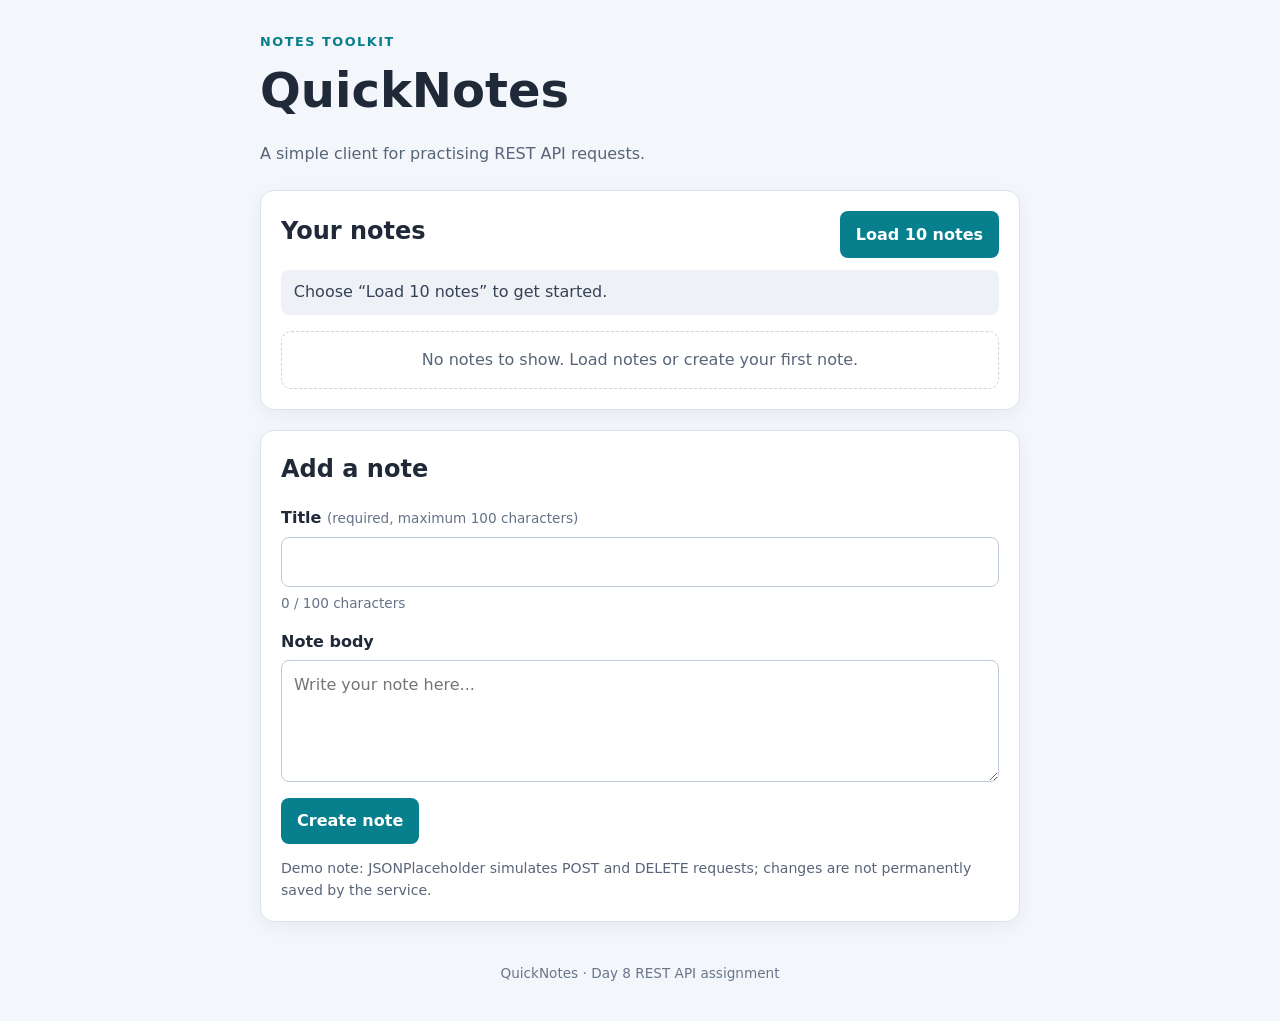
<file: index.html>
<!DOCTYPE html>
<html lang="en">
<head>
  <meta charset="UTF-8">
  <meta name="viewport" content="width=device-width, initial-scale=1.0">
  <meta name="description" content="QuickNotes REST API client for loading, creating, and deleting notes.">
  <title>QuickNotes API Client</title>
  <link rel="stylesheet" href="style.css">
  <script src="api.js" defer></script>
</head>
<body>
  <main class="container">
    <header class="page-header">
      <p class="eyebrow">Notes Toolkit</p>
      <h1>QuickNotes</h1>
      <p class="intro">A simple client for practising REST API requests.</p>
    </header>

    <section class="panel" aria-labelledby="notes-heading">
      <div class="section-heading">
        <h2 id="notes-heading">Your notes</h2>
        <button id="load-btn" type="button">Load 10 notes</button>
      </div>
      <p id="status" class="status" role="status" aria-live="polite">Choose “Load 10 notes” to get started.</p>
      <ul id="notes-list" aria-label="Notes list"></ul>
    </section>

    <section class="panel" aria-labelledby="add-heading">
      <h2 id="add-heading">Add a note</h2>
      <form id="note-form">
        <div class="field">
          <label for="title-input">Title <span>(required, maximum 100 characters)</span></label>
          <input id="title-input" name="title" type="text" maxlength="100" required>
          <small id="title-count">0 / 100 characters</small>
        </div>
        <div class="field">
          <label for="body-input">Note body</label>
          <textarea id="body-input" name="body" rows="4" placeholder="Write your note here..."></textarea>
        </div>
        <button id="submit-btn" type="submit">Create note</button>
      </form>
      <p class="hint">Demo note: JSONPlaceholder simulates POST and DELETE requests; changes are not permanently saved by the service.</p>
    </section>
    <footer><p>QuickNotes · Day 8 REST API assignment</p></footer>
  </main>
</body>
</html>
</file>
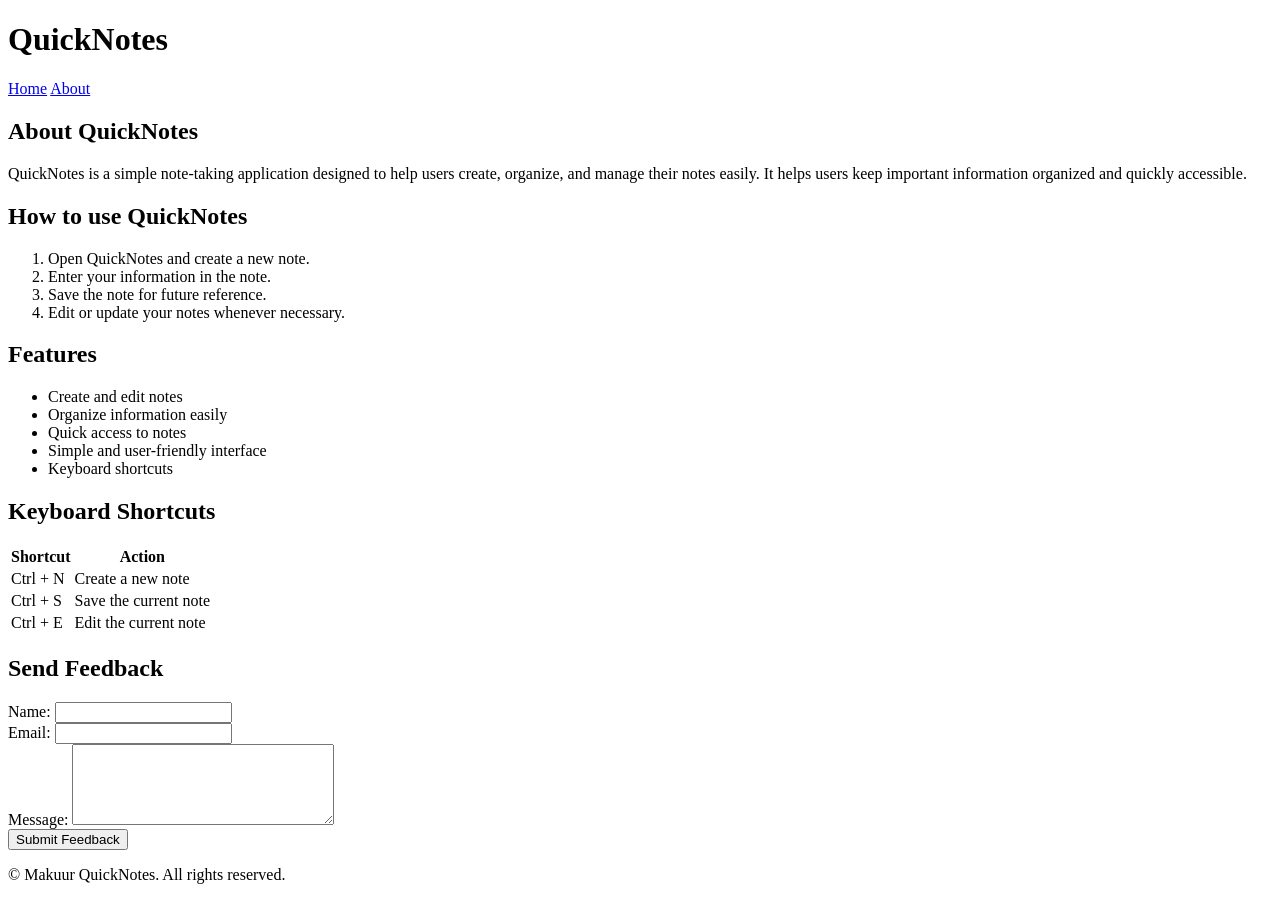
<file: Day1 Index.html>
<!DOCTYPE html>
<html lang="en">
<head>
    <meta charset="UTF-8">
    <meta name="viewport" content="width=device-width, initial-scale=1.0">
    <title> Home QuickNotes</title>
</head>
<body>

    <header class="My-header-about-quickNotes" id="My-header-about-quickNotes-id">
        <h1 class="My-quickNotes-header1" id="My-quicknotes-header1">QuickNotes</h1>

        <nav>
            <a href="Day1 Index.html">Home</a>
            <a href="Day1About.html">About</a>
        </nav>
    </header>

    <main>

        <h2 class="My-about-quicknotes-header2" id="My-about-quicknotes-header2">About QuickNotes</h2>

        <p class="My-paragraph-quickNotes-About" id="My-paragraph-quickNotes-about-id">
            QuickNotes is a simple note-taking application designed to help
            users create, organize, and manage their notes easily. It helps
            users keep important information organized and quickly accessible.
        </p>

        <section>
            <h2 class="My-how-to-use-quicknotes-header2" id="My-how-to-use-quicknotes-header2">How to use QuickNotes</h2>

            <ol>
                <li>Open QuickNotes and create a new note.</li>
                <li>Enter your information in the note.</li>
                <li>Save the note for future reference.</li>
                <li>Edit or update your notes whenever necessary.</li>
            </ol>
        </section>

        <section>
            <h2 class="My-quicknotes-header2" id="My-quicknotes-id-header2">Features</h2>

            <ul>
                <li>Create and edit notes</li>
                <li>Organize information easily</li>
                <li>Quick access to notes</li>
                <li>Simple and user-friendly interface</li>
                <li>Keyboard shortcuts</li>
            </ul>
        </section>

        <section>
            <h2 class="My-keyboard-shortcuts-header2" id="My-keyboard-shortcuts-header2">Keyboard Shortcuts</h2>

            <table>
                    <tr>
                        <th>Shortcut</th>
                        <th>Action</th>
                    </tr>

                    <tr>
                        <td>Ctrl + N</td>
                        <td>Create a new note</td>
                    </tr>

                    <tr>
                        <td>Ctrl + S</td>
                        <td>Save the current note</td>
                    </tr>

                    <tr>
                        <td>Ctrl + E</td>
                        <td>Edit the current note</td>
                    </tr>
            </table>
        </section>

        <section>
            <h2 class="My-send-feedback-header2" id="My-send-feedback-header2">Send Feedback</h2>

            <form action="#" method="post">

                <div>
                    <label for="name">Name:</label>
                    <input type="text" id="name" name="name" required>
                </div>

                <div>
                    <label for="email">Email:</label>
                    <input type="email" id="email" name="email" required>
                </div>

                <div>
                    <label for="message">Message:</label>
                    <textarea id="message" name="message" rows="5" cols="30" required></textarea>
                </div>

                <button type="submit">Submit Feedback</button>

            </form>
        </section>

    </main>

    <footer>
        <p class="My-footer-paragraph" id="My-footer-paragraph">&copy; Makuur QuickNotes. All rights reserved.</p>                                                                                                                                            
    </footer>

</body>
</html>
</file>
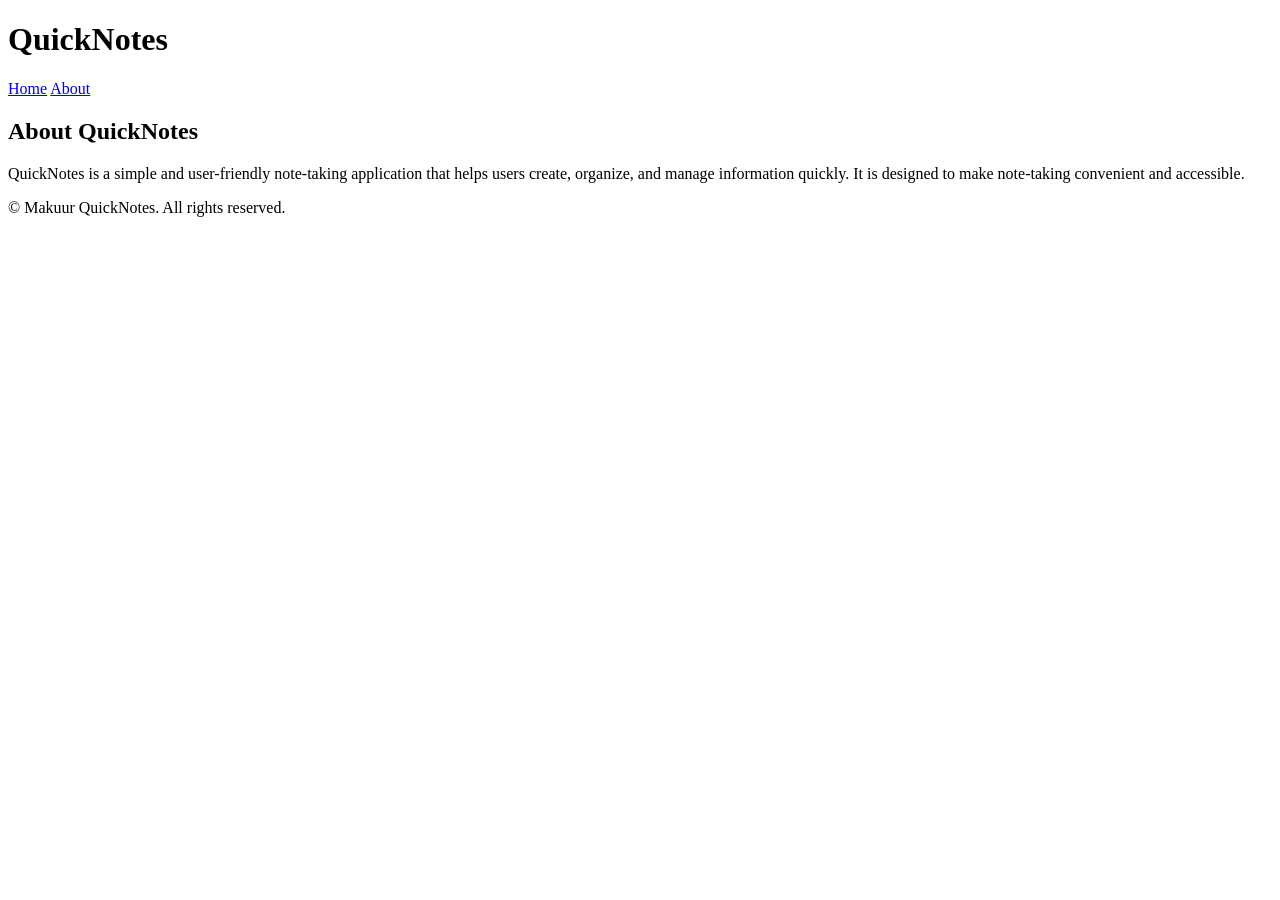
<file: Day1About.html>
<!DOCTYPE html>
<html lang="en">
<head>
    <meta charset="UTF-8">
    <meta name="viewport" content="width=device-width, initial-scale=1.0">
    <title>QuickNotes - About</title>
</head>
<body>

    <header class="My-header-about-quickNotes" id="My-header-about-quickNotes-id">
        <h1 class="My-quickNotes-header1" id="My-quicknotes-header1">QuickNotes</h1>

        <nav>
            <a href="index.html">Home</a>
            <a href="about.html">About</a>
        </nav>
    </header>

    <main>

        <h2 class="My-about-quicknotes-header2" id="My-about-quicknotes-header2">About QuickNotes</h2>

        <p class="My-paragraph-quickNotes-About" id="My-paragraph-quickNotes-about-id">
            QuickNotes is a simple and user-friendly note-taking application
            that helps users create, organize, and manage information quickly.
            It is designed to make note-taking convenient and accessible.
        </p>
    </main>

    <footer>
        <p class="My-footer-paragraph" id="My-footer-paragraph">&copy; Makuur QuickNotes. All rights reserved.</p>
    </footer>

</body>
</html>
</file>
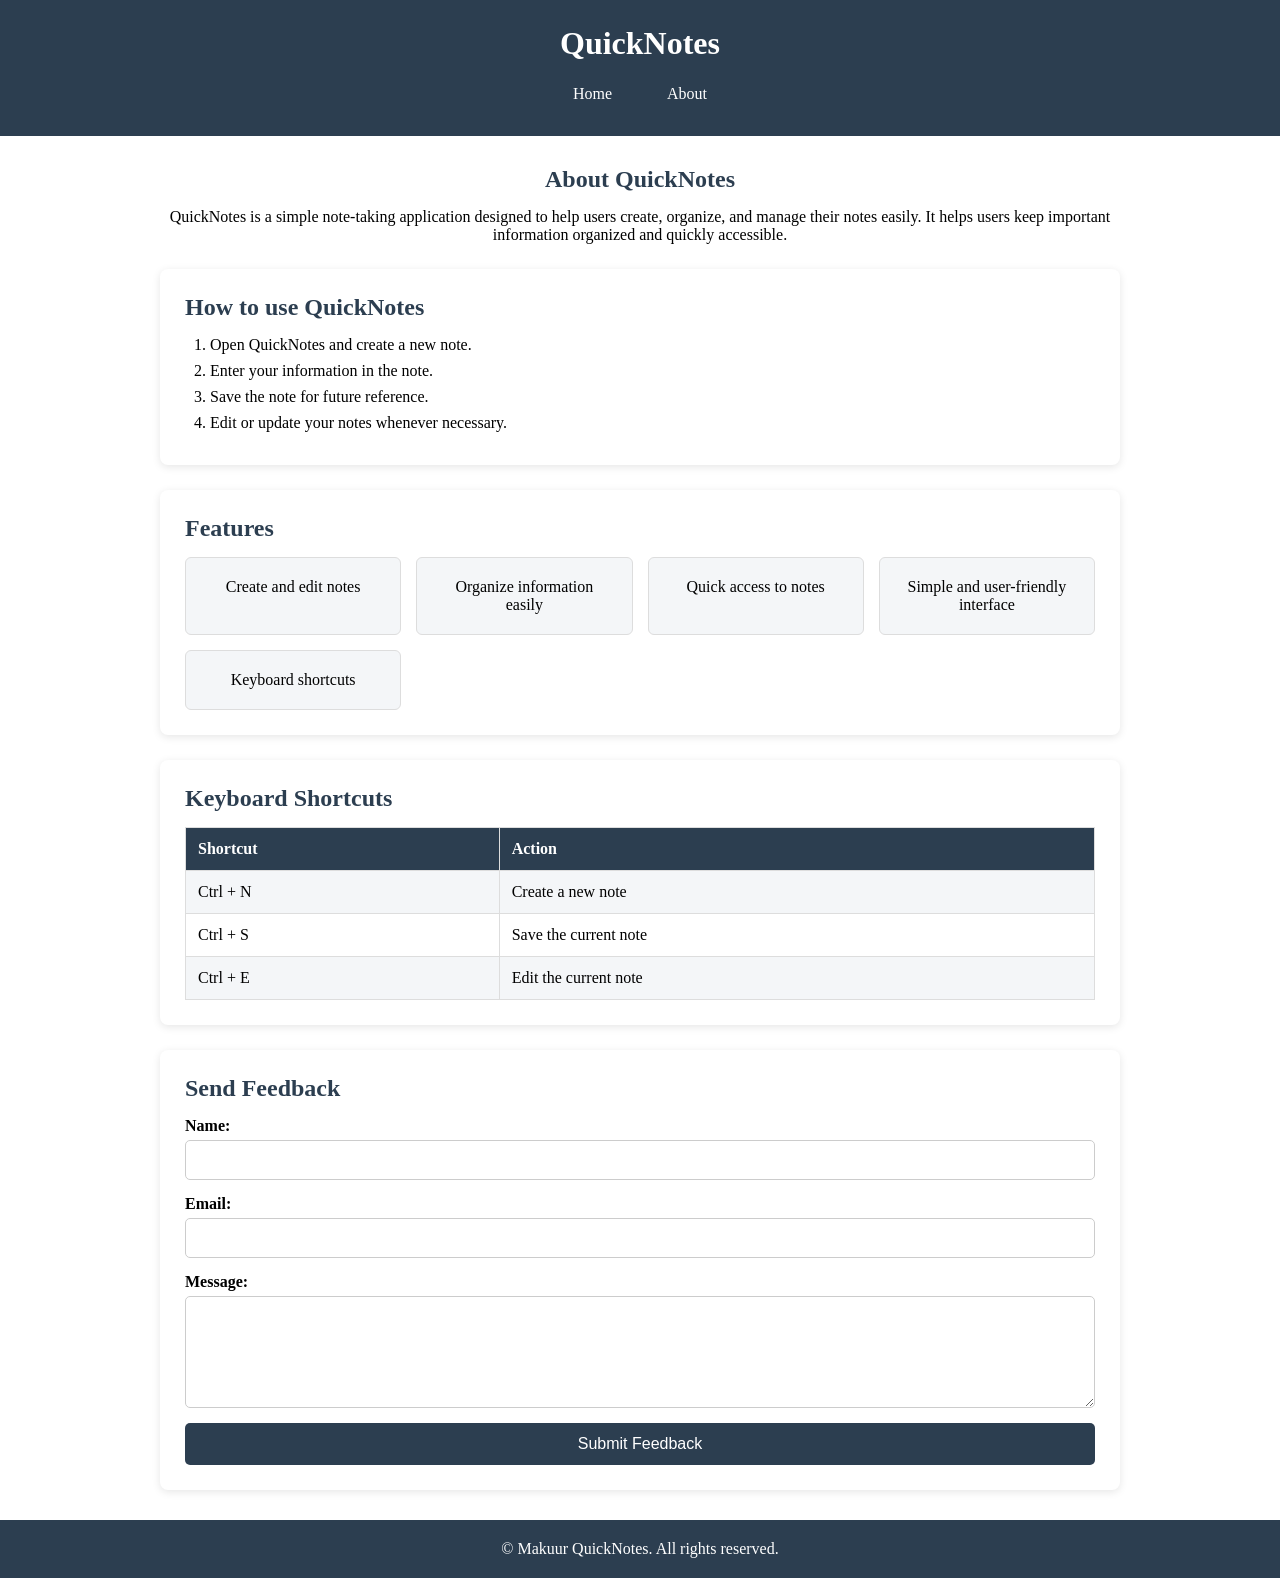
<file: Day2 Index.html>
<!DOCTYPE html>
<html lang="en">
<head>
    <meta charset="UTF-8">
    <meta name="viewport" content="width=device-width, initial-scale=1.0">
    <title> Home QuickNotes</title>
    <link rel="stylesheet" href="Style1.css">
</head>
<body>

    <header class="My-header-about-quickNotes" id="My-header-about-quickNotes-id">
        <h1 class="My-quickNotes-header1" id="My-quicknotes-header1">QuickNotes</h1>

        <nav>
            <a href="Day1 Index.html">Home</a>
            <a href="Day1About.html">About</a>
        </nav>
    </header>

    <main>

        <h2 class="My-about-quicknotes-header2" id="My-about-quicknotes-header2">About QuickNotes</h2>

        <p class="My-paragraph-quickNotes-About" id="My-paragraph-quickNotes-about-id">
            QuickNotes is a simple note-taking application designed to help
            users create, organize, and manage their notes easily. It helps
            users keep important information organized and quickly accessible.
        </p>

        <section>
            <h2 class="My-how-to-use-quicknotes-header2" id="My-how-to-use-quicknotes-header2">How to use QuickNotes</h2>

            <ol>
                <li>Open QuickNotes and create a new note.</li>
                <li>Enter your information in the note.</li>
                <li>Save the note for future reference.</li>
                <li>Edit or update your notes whenever necessary.</li>
            </ol>
        </section>

        <section>
            <h2 class="My-quicknotes-header2" id="My-quicknotes-id-header2">Features</h2>

            <ul>
                <li>Create and edit notes</li>
                <li>Organize information easily</li>
                <li>Quick access to notes</li>
                <li>Simple and user-friendly interface</li>
                <li>Keyboard shortcuts</li>
            </ul>
        </section>

        <section>
            <h2 class="My-keyboard-shortcuts-header2" id="My-keyboard-shortcuts-header2">Keyboard Shortcuts</h2>

            <table>
                    <tr>
                        <th>Shortcut</th>
                        <th>Action</th>
                    </tr>

                    <tr>
                        <td>Ctrl + N</td>
                        <td>Create a new note</td>
                    </tr>

                    <tr>
                        <td>Ctrl + S</td>
                        <td>Save the current note</td>
                    </tr>

                    <tr>
                        <td>Ctrl + E</td>
                        <td>Edit the current note</td>
                    </tr>
            </table>
        </section>

        <section>
            <h2 class="My-send-feedback-header2" id="My-send-feedback-header2">Send Feedback</h2>

            <form action="#" method="post">

                <div>
                    <label for="name">Name:</label>
                    <input type="text" id="name" name="name" required>
                </div>

                <div>
                    <label for="email">Email:</label>
                    <input type="email" id="email" name="email" required>
                </div>

                <div>
                    <label for="message">Message:</label>
                    <textarea id="message" name="message" rows="5" cols="30" required></textarea>
                </div>

                <button type="submit">Submit Feedback</button>

            </form>
        </section>

    </main>

    <footer>
        <p class="My-footer-paragraph" id="My-footer-paragraph">&copy; Makuur QuickNotes. All rights reserved.</p>                                                                                                                                            
    </footer>

</body>
</html>
</file>
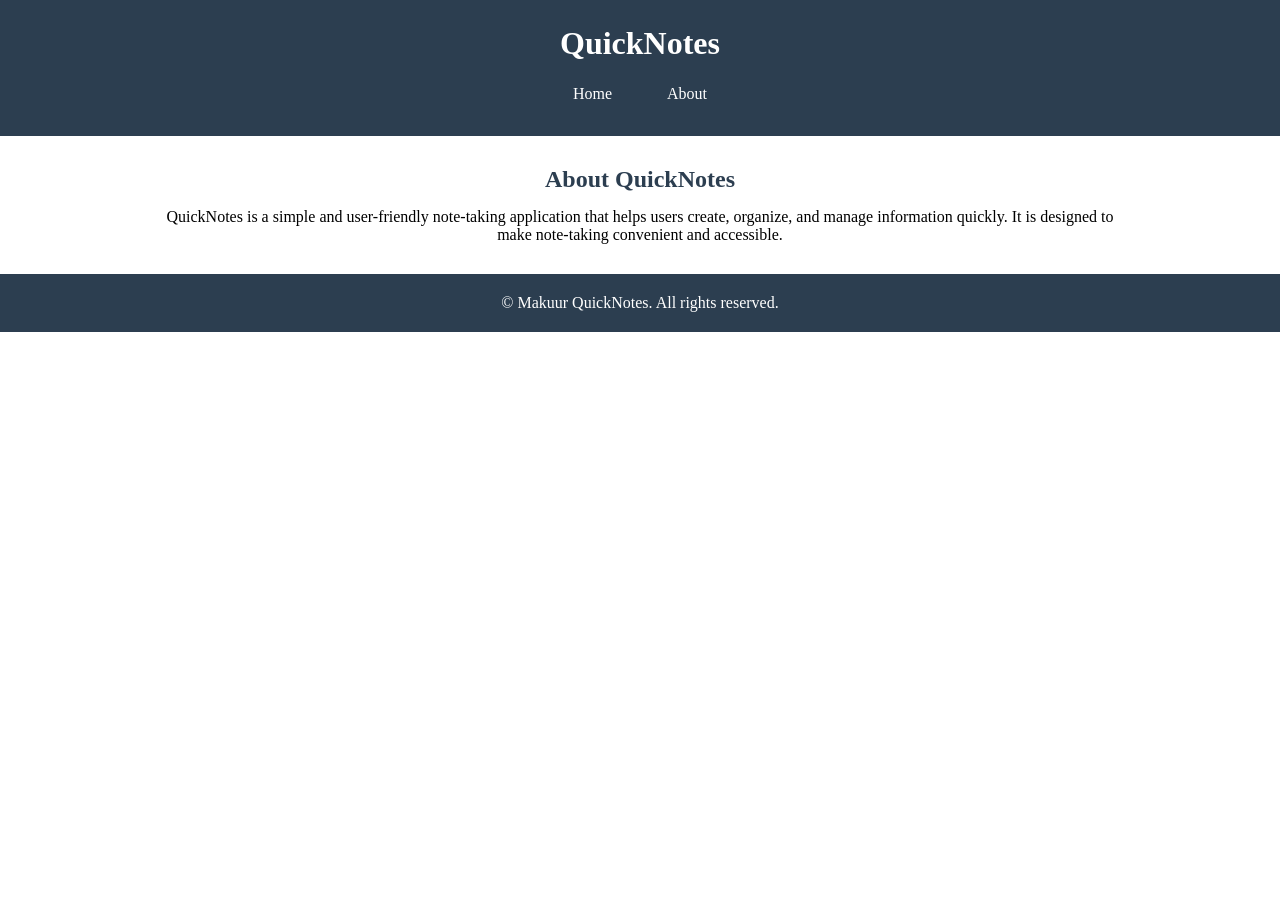
<file: Day2About.html>
<!DOCTYPE html>
<html lang="en">
<head>
    <meta charset="UTF-8">
    <meta name="viewport" content="width=device-width, initial-scale=1.0">
    <title>QuickNotes - About</title>
    <link rel="stylesheet" href="Style1.css">
</head>
<body>

    <header class="My-header-about-quickNotes" id="My-header-about-quickNotes-id">
        <h1 class="My-quickNotes-header1" id="My-quicknotes-header1">QuickNotes</h1>

        <nav>
            <a href="index.html">Home</a>
            <a href="about.html">About</a>
        </nav>
    </header>

    <main>

        <h2 class="My-about-quicknotes-header2" id="My-about-quicknotes-header2">About QuickNotes</h2>

        <p class="My-paragraph-quickNotes-About" id="My-paragraph-quickNotes-about-id">
            QuickNotes is a simple and user-friendly note-taking application
            that helps users create, organize, and manage information quickly.
            It is designed to make note-taking convenient and accessible.
        </p>
    </main>

    <footer>
        <p class="My-footer-paragraph" id="My-footer-paragraph">&copy; Makuur QuickNotes. All rights reserved.</p>
    </footer>

</body>
</html>
</file>
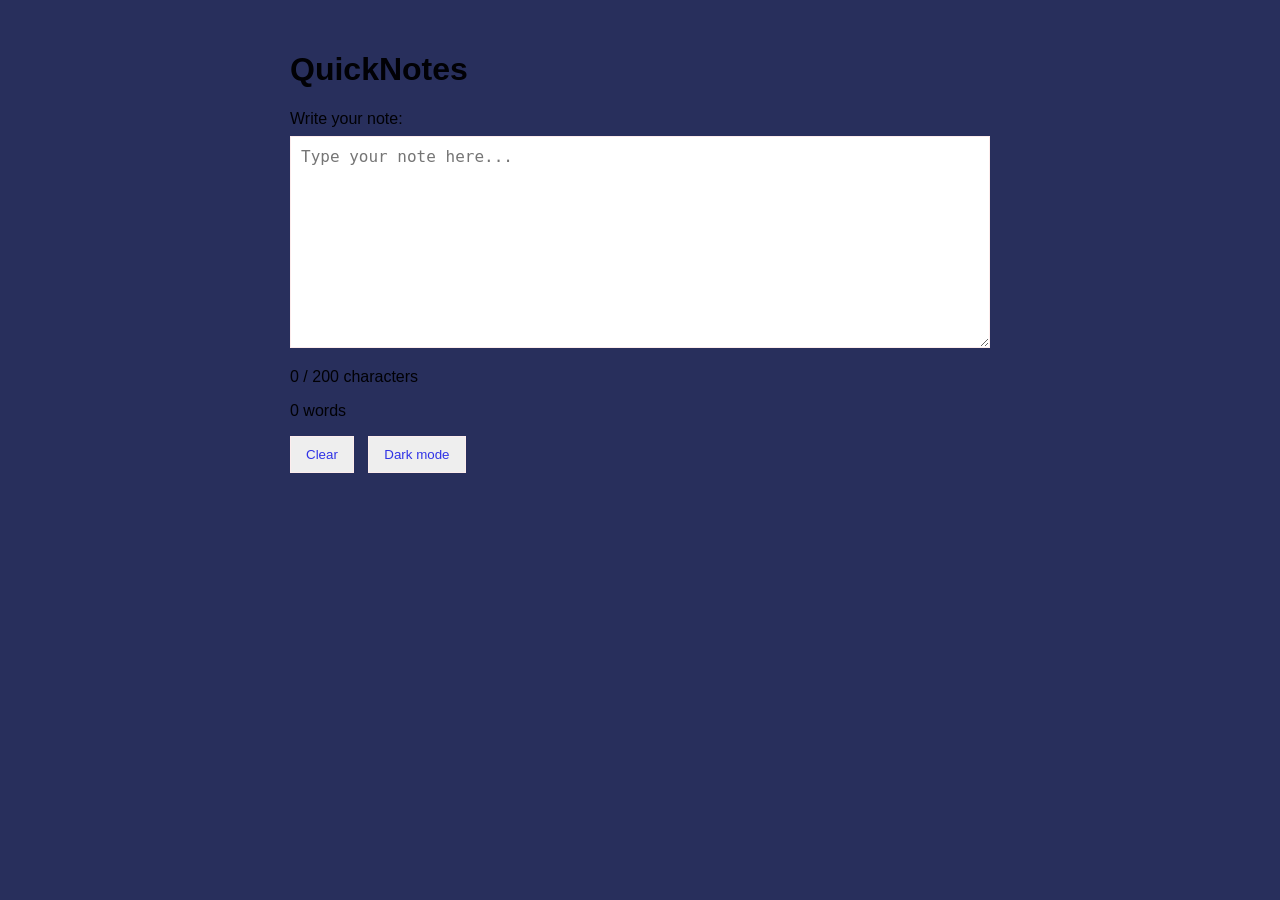
<file: Day4Index.html>
<!DOCTYPE html>
<html lang="en">
<head>
    <meta charset="UTF-8">
    <meta name="viewport" content="width=device-width, initial-scale=1.0">
    <title>QuickNotes - Day 4</title>

    <link rel="stylesheet" href="D4style.css">
    <script src="D4script.js" defer></script>
</head>
<body>

    <main>
        <h1>QuickNotes</h1>

        <label for="note-text">Write your note:</label>
        <textarea id="note-text" rows="10" placeholder="Type your note here..."></textarea>

        <p id="char-count">0 / 200 characters</p>
        <p id="word-count">0 words</p>

        <button id="clear-btn" type="button">Clear</button>
        <button id="theme-toggle" type="button">Dark mode</button>
    </main>
</body>
</html>
</file>
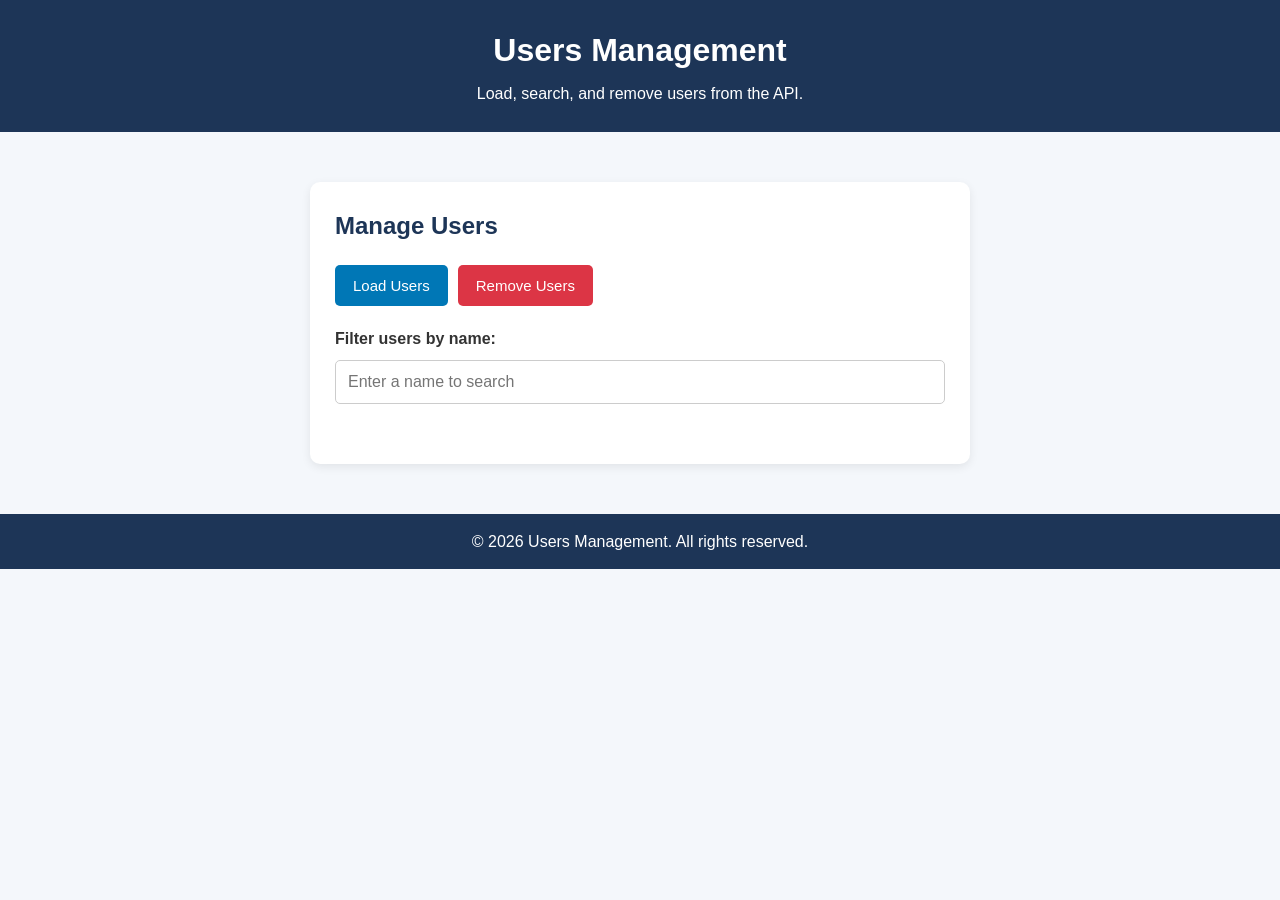
<file: Day5.html>
<!DOCTYPE html>
<html lang="en">
<head>
    <meta charset="UTF-8">
    <meta name="viewport" content="width=device-width, initial-scale=1.0">

    <title>Day 5 - Users API</title>

    <link rel="stylesheet" href="Day5.css">
</head>
<body>

    <header>
        <h1>Users Management</h1>
        <p>Load, search, and remove users from the API.</p>
    </header>

    <main>
        <section>
            <h2>Manage Users</h2>

            <div class="button-group">
                <button id="load-users" type="button">Load Users</button>
                <button id="remove-users" type="button">Remove Users</button>
            </div>

            <label for="filter-input">Filter users by name:</label>
            <input
                type="text"
                id="filter-input"
                placeholder="Enter a name to search"
            >

            <p id="status" role="status" aria-live="polite"></p>

            <ul id="users-list"></ul>
        </section>
    </main>

    <footer>
        <p>&copy; 2026 Users Management. All rights reserved.</p>
    </footer>
<script src="Day5.js" defer></script>
</body>
</html>
</file>
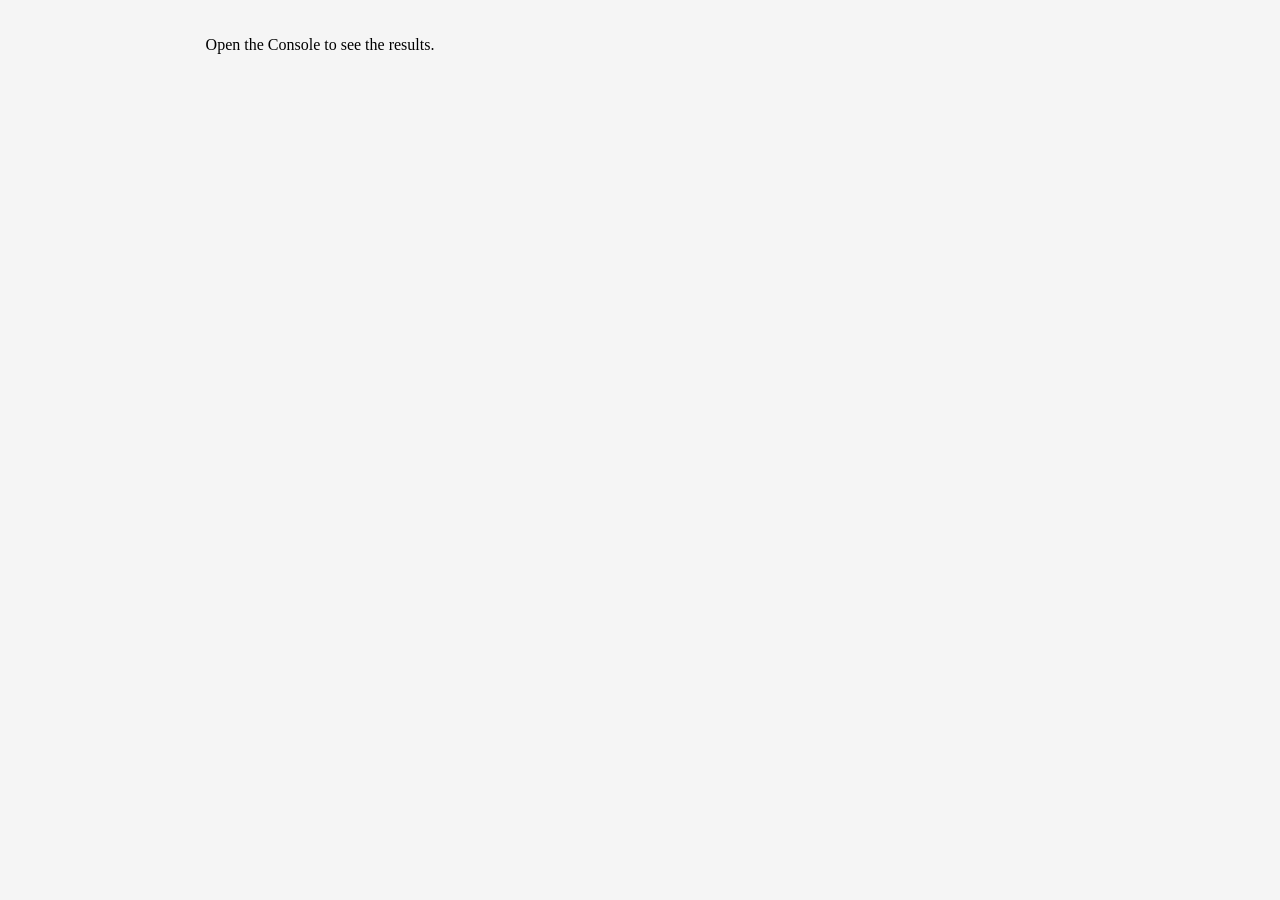
<file: Open.html>
<!DOCTYPE html>
<html lang="en">
<head>
    <meta charset="UTF-8">
    <meta name="viewport" content="width=device-width, initial-scale=1.0">
    <title>Tool Kits</title>
    <link rel="stylesheet" href="AssignDay3.css">
    <script src="AssignDay3.js"></script>
</head>
<body>
    <div class="container">
        <P>Open the Console to see the results.</P>
    </div>
</body>
</html>
</file>
<file: style.css>
* {
  box-sizing: border-box;
}

:root {
  font-family: system-ui, -apple-system, BlinkMacSystemFont, "Segoe UI", sans-serif;
  color: #202938;
  background: #f3f6fb;
  line-height: 1.5;
}

body {
  margin: 0;
}

.container {
  width: min(760px, calc(100% - 2rem));
  margin: 0 auto;
  padding: 2rem 0 1rem;
}

.page-header {
  margin-bottom: 1.5rem;
}

.eyebrow {
  margin: 0;
  color: #087f8c;
  font-size: 0.8rem;
  font-weight: 800;
  letter-spacing: 0.12em;
  text-transform: uppercase;
}

h1 {
  margin: 0.2rem 0;
  font-size: clamp(2rem, 6vw, 3rem);
}

h2 {
  margin-top: 0;
}

.intro,
.hint {
  color: #586579;
}

.panel {
  margin-bottom: 1.25rem;
  padding: 1.25rem;
  border: 1px solid #dce3ed;
  border-radius: 14px;
  background: #fff;
  box-shadow: 0 5px 18px rgb(28 45 70 / 5%);
}

.section-heading {
  display: flex;
  align-items: center;
  justify-content: space-between;
  gap: 1rem;
}

.section-heading h2 {
  margin-bottom: 0.5rem;
}

button {
  border: 0;
  border-radius: 8px;
  padding: 0.7rem 1rem;
  background: #087f8c;
  color: #fff;
  font: inherit;
  font-weight: 700;
  cursor: pointer;
}

button:hover:not(:disabled) {
  background: #066570;
}

button:disabled {
  cursor: not-allowed;
  opacity: 0.6;
}

.status {
  min-height: 1.5rem;
  margin: 0.75rem 0 1rem;
  padding: 0.65rem 0.8rem;
  border-radius: 8px;
  background: #eef2f7;
  color: #354256;
}

.status-success {
  background: #e4f8eb;
  color: #176638;
  border-left: 4px solid #239653;
}

.status-error {
  background: #fff0f0;
  color: #a51f2b;
  border-left: 4px solid #c62c3b;
}

.status-loading {
  background: #fff6df;
  color: #7a5200;
  border-left: 4px solid #d99a12;
}

.status-empty {
  background: #edf5ff;
  color: #24558b;
  border-left: 4px solid #4386cb;
}

#notes-list {
  display: grid;
  gap: 0.75rem;
  margin: 0;
  padding: 0;
  list-style: none;
}

.note-card {
  position: relative;
  padding: 1rem;
  border: 1px solid #e0e7f0;
  border-radius: 10px;
  overflow-wrap: anywhere;
}

.note-card h3 {
  margin: 0 0 0.35rem;
  padding-right: 5rem;
}

.note-card p {
  margin: 0 0 0.6rem;
  white-space: pre-wrap;
}

.note-card small {
  color: #68768a;
}

.delete-btn {
  position: absolute;
  top: 0.75rem;
  right: 0.75rem;
  padding: 0.4rem 0.65rem;
  background: #a92c3a;
  font-size: 0.85rem;
}

.delete-btn:hover:not(:disabled) {
  background: #85202c;
}

.empty-state {
  padding: 1rem;
  color: #586579;
  border: 1px dashed #c9d3e1;
  border-radius: 10px;
  text-align: center;
}

.field {
  display: grid;
  gap: 0.4rem;
  margin-bottom: 1rem;
}

label {
  font-weight: 700;
}

label span,
.field small {
  color: #657287;
  font-size: 0.85rem;
  font-weight: 400;
}

input,
textarea {
  width: 100%;
  padding: 0.75rem;
  border: 1px solid #bfcbd9;
  border-radius: 8px;
  color: inherit;
  background: #fff;
  font: inherit;
}

input:focus,
textarea:focus,
button:focus-visible {
  outline: 3px solid #9bd9df;
  outline-offset: 2px;
}

textarea {
  resize: vertical;
}

.hint {
  margin-bottom: 0;
  font-size: 0.88rem;
}

footer {
  padding: 0.5rem 0;
  color: #68768a;
  font-size: 0.85rem;
  text-align: center;
}

@media (max-width: 520px) {
  .section-heading {
    align-items: flex-start;
    flex-direction: column;
  }

  .panel {
    padding: 1rem;
  }
}
</file>
<file: Style1.css>
* {
    margin: 0;
    padding: 0;
    box-sizing: border-box;
}

.body {
    font-family: Arial, sans-serif;
    background-color: #f4f6f8;
    color: #333;
    line-height: 1.6;
}

/* ============================== HEADER ============================== */

header {
    background-color: #2c3e50;
    color: white;
    text-align: center;
    padding: 25px;
}

header h1 {
    font-size: 2rem;
    margin-bottom: 15px;
}

/* ============================== NAVIGATION ============================== */
nav {
    display: flex;
    justify-content: center;
    align-items: center;
    gap: 25px;
}

nav a {
    color: white;
    text-decoration: none;
    padding: 8px 15px;
    border-radius: 5px;
    transition: background-color 0.3s ease, color 0.3s ease;
}
nav a:hover {
    background-color: white;
    color: #2c3e50;
}

/* ============================== MAIN CONTENT ============================== */
main {
    max-width: 1000px;
    margin: 30px auto;
    padding: 0 20px;
}

main > h2 {
    text-align: center;
    margin-bottom: 15px;
    color: #2c3e50;
}

main > p {
    text-align: center;
    margin-bottom: 25px;
}

/* ============================== SECTION CARDS ============================== */
section {
    background-color: white;
    padding: 25px;
    margin-bottom: 25px;
    border-radius: 8px;
    box-shadow: 0 2px 8px rgba(0, 0, 0, 0.1);
}

section h2 {
    color: #2c3e50;
    margin-bottom: 15px;
}

/* ============================== HOW TO USE LIST ============================== */
section ol {
    padding-left: 25px;
}

section ol li {
    margin-bottom: 8px;
}

/* ============================== FEATURES GRID ============================== */

section ul {
    list-style: none;
    display: grid;
    grid-template-columns: repeat(auto-fit, minmax(180px, 1fr));
    gap: 15px;
}

section ul li {
    background-color: #f4f6f8;
    padding: 20px;
    text-align: center;
    border-radius: 6px;
    border: 1px solid #ddd;
}

/* ============================== TABLE ============================== */

table {
    width: 100%;
    border-collapse: collapse;
    margin-top: 10px;
}

th,
td {
    border: 1px solid #ddd;
    padding: 12px;
    text-align: left;
}

th {
    background-color: #2c3e50;
    color: white;
}

tr:nth-child(even) {
    background-color: #f4f6f8;
}

/* ============================== FEEDBACK FORM ============================== */

form {
    display: flex;
    flex-direction: column;
    gap: 15px;
}

form div {
    display: flex;
    flex-direction: column;
}

form label {
    font-weight: bold;
    margin-bottom: 5px;
}

form input,
form textarea {
    width: 100%;
    padding: 10px;
    border: 1px solid #ccc;
    border-radius: 5px;
    font-family: inherit;
    font-size: 1rem;
}

form textarea {
    resize: vertical;
}

form button {
    background-color: #2c3e50;
    color: white;
    border: none;
    padding: 12px 20px;
    border-radius: 5px;
    cursor: pointer;
    font-size: 1rem;
    transition: background-color 0.3s ease, transform 0.2s ease;
}

form button:hover {
    background-color: #1a252f;
    transform: translateY(-2px);
}

/* ==============================   FOOTER ============================== */
footer {
    background-color: #2c3e50;
    color: white;
    text-align: center;
    padding: 20px;
    margin-top: 30px;
}


/* ============================== SMALL SCREENS ============================== */

@media (max-width: 600px) {

    header {
        padding: 15px;
    }

    header h1 {
        font-size: 1.5rem;
    }

    nav {
        gap: 10px;
    }

    nav a {
        padding: 6px 10px;
    }

    main {
        margin: 20px auto;
        padding: 0 15px;
    }

    section {
        padding: 18px;
    }
}
</file>
<file: D4style.css>
:root {
    --background-color: rgb(40, 47, 92);
    --text-color: rgb(1, 1, 5);
    --input-background: white;
    --input-border: #fdecec;
    --button-background: #eeeeee;
    --button-text: rgba(7, 11, 228, 0.829);
}

body.dark {
    --background-color: #0568e9;
    --text-color: white;
    --input-background: #0d8db4;
    --input-border: #0126fa;
    --button-background: #a4adb3d7;
    --button-text: white;
}

body {
    background-color: var(--background-color);
    color: var(--text-color);
    font-family: Arial, sans-serif;
    margin: 0;
    padding: 30px;
}

main {
    max-width: 700px;
    margin: 0 auto;
}

label {
    display: block;
    margin-bottom: 8px;
}

textarea {
    width: 100%;
    box-sizing: border-box;
    padding: 10px;
    background-color: var(--input-background);
    color: var(--text-color);
    border: 1px solid var(--input-border);
    font-size: 16px;
}

button {
    margin-right: 10px;
    padding: 10px 15px;
    background-color: var(--button-background);
    color: var(--button-text);
    border: 1px solid var(--input-border);
    cursor: pointer;
}

.warning {
    color: orange;
}

.over {
    color: red;
    font-weight: bold;
}
</file>
<file: Day5.css>
* {
    box-sizing: border-box;
    margin: 0;
    padding: 0;
}

body {
    font-family: Arial, sans-serif;
    background-color: #f4f7fb;
    color: #333;
    line-height: 1.6;
}

/* Header */
header {
    background-color: #1d3557;
    color: white;
    text-align: center;
    padding: 25px 15px;
}

header h1 {
    margin-bottom: 5px;
}

/* Main Content */
main {
    max-width: 700px;
    margin: 30px auto;
    padding: 20px;
}

section {
    background-color: white;
    padding: 25px;
    border-radius: 10px;
    box-shadow: 0 3px 10px rgba(0, 0, 0, 0.08);
}

section h2 {
    margin-bottom: 20px;
    color: #1d3557;
}

/* Buttons */
.button-group {
    display: flex;
    gap: 10px;
    flex-wrap: wrap;
    margin-bottom: 20px;
}

button {
    background-color: #0077b6;
    color: white;
    border: none;
    padding: 12px 18px;
    border-radius: 5px;
    cursor: pointer;
    font-size: 15px;
}

button:hover {
    background-color: #023e8a;
}

button:disabled {
    background-color: #999;
    cursor: not-allowed;
}

/* Remove Users Button */
#remove-users {
    background-color: #dc3545;
}

#remove-users:hover {
    background-color: #a71d2a;
}

/* Search Field */
label {
    display: block;
    font-weight: bold;
    margin-bottom: 8px;
}

input {
    width: 100%;
    padding: 12px;
    border: 1px solid #ccc;
    border-radius: 5px;
    font-size: 16px;
    margin-bottom: 15px;
}

input:focus {
    outline: 2px solid #0077b6;
    border-color: transparent;
}

/* Status Message */
#status {
    margin: 10px 0 20px;
    color: #1d3557;
    font-weight: bold;
}

/* Users List */
#users-list {
    list-style: none;
}

#users-list li {
    background-color: #f9fbfd;
    border-left: 5px solid #0077b6;
    border-radius: 6px;
    padding: 18px;
    margin-bottom: 15px;
    box-shadow: 0 2px 6px rgba(0, 0, 0, 0.06);
    overflow-wrap: anywhere;
}

#users-list h3 {
    color: #1d3557;
    margin-bottom: 8px;
}

#users-list p {
    margin: 5px 0;
}

/* Footer */
footer {
    background-color: #1d3557;
    color: white;
    text-align: center;
    padding: 15px;
    margin-top: 30px;
}

/* Responsive Design */
@media (max-width: 600px) {
    main {
        margin: 15px auto;
        padding: 10px;
    }

    section {
        padding: 18px;
    }

    header h1 {
        font-size: 24px;
    }

    .button-group {
        flex-direction: column;
    }

    .button-group button {
        width: 100%;
    }
}
</file>
<file: AssignDay3.css>
*{
    padding: 0;
    margin: 0;
    text-decoration: none;
    background-color: #f5f5f5;

}
.container{
    width: 50%;
    height: 10vh;
    display: flex;
    justify-content: center;
    align-items: center;
}
</file>
